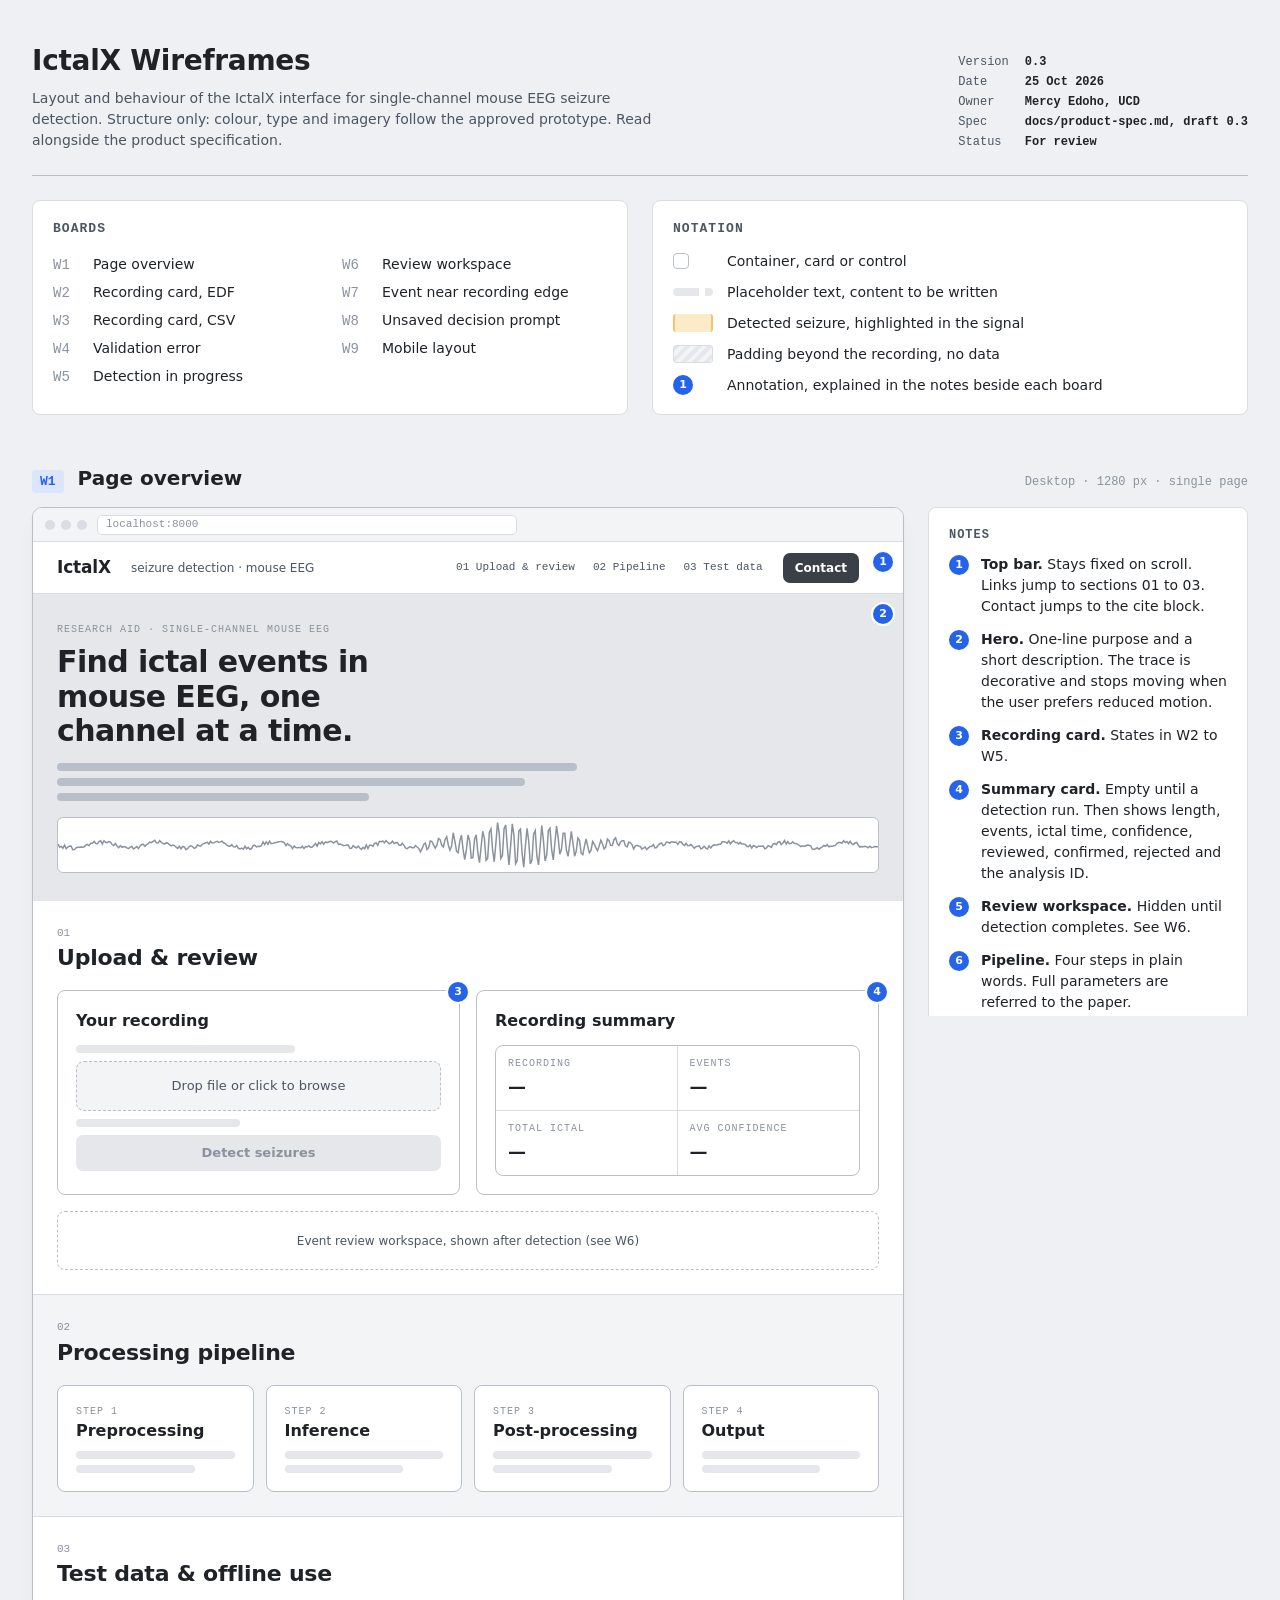
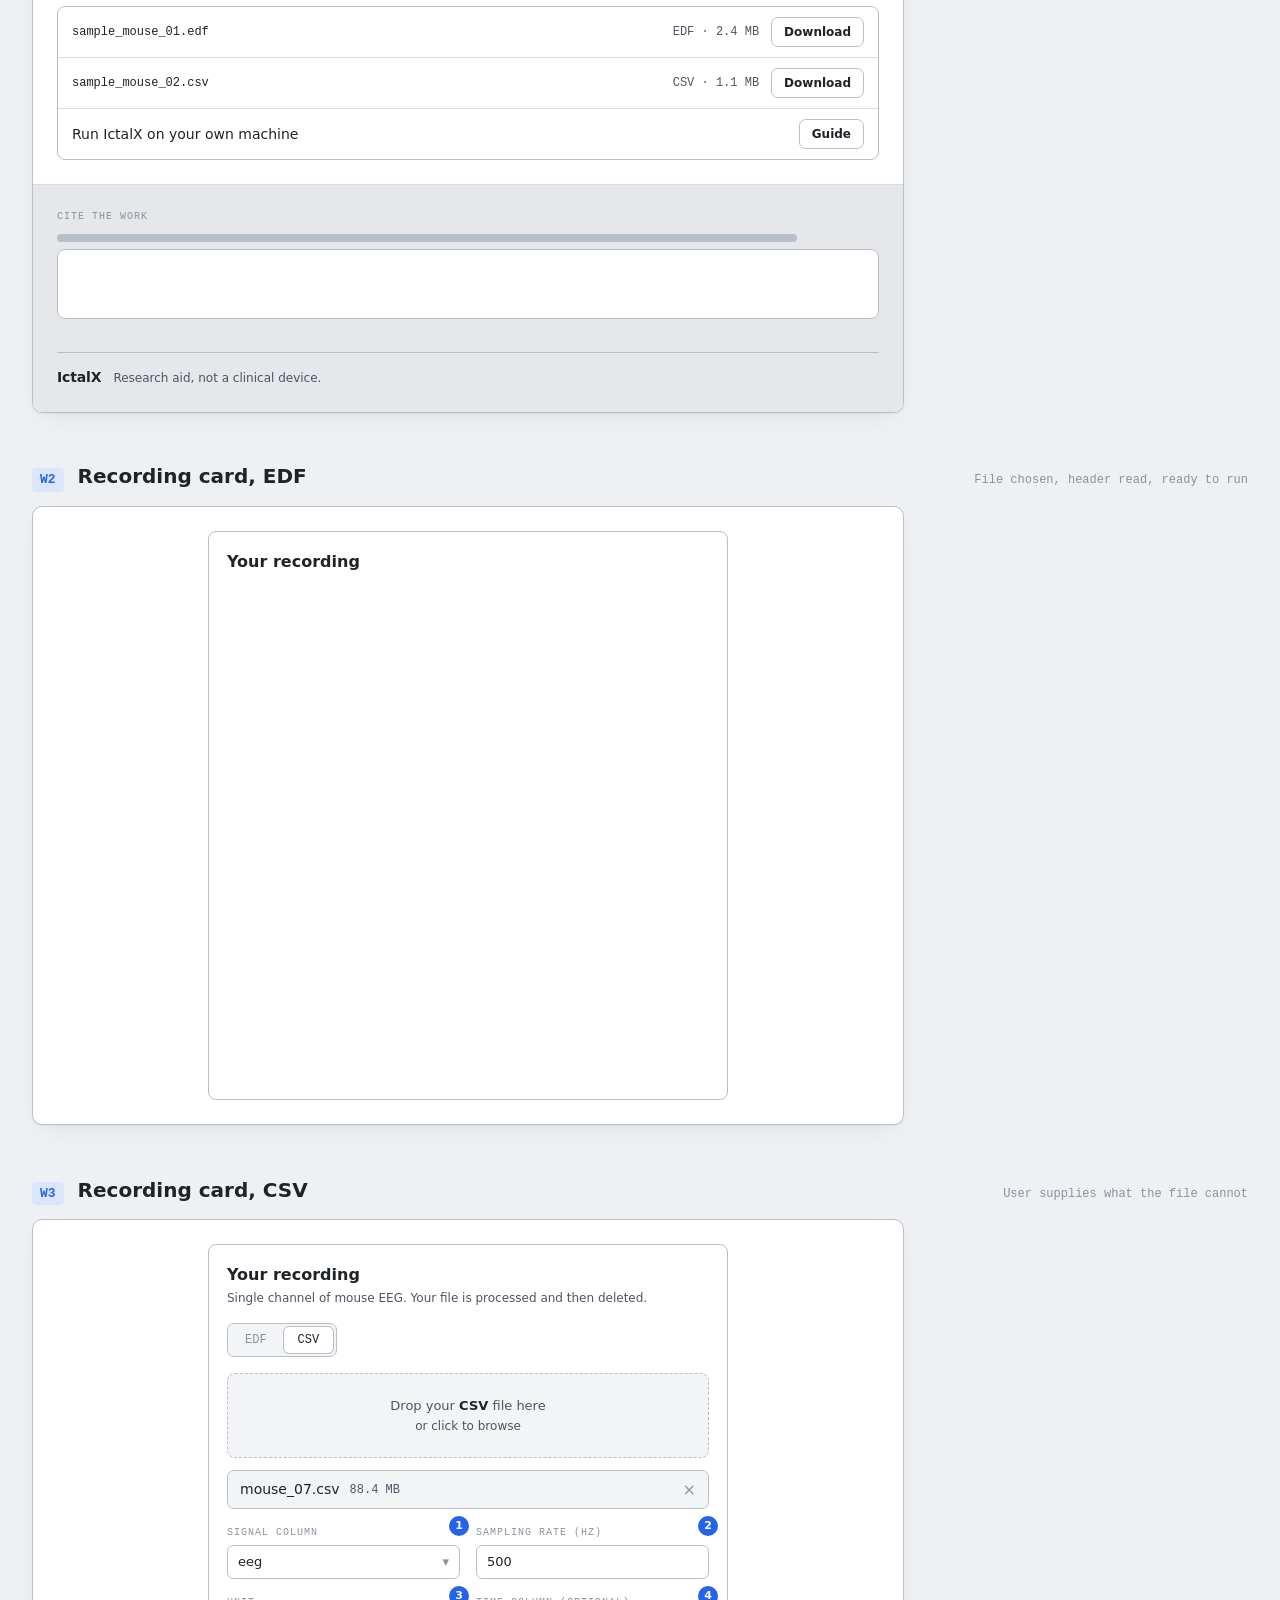
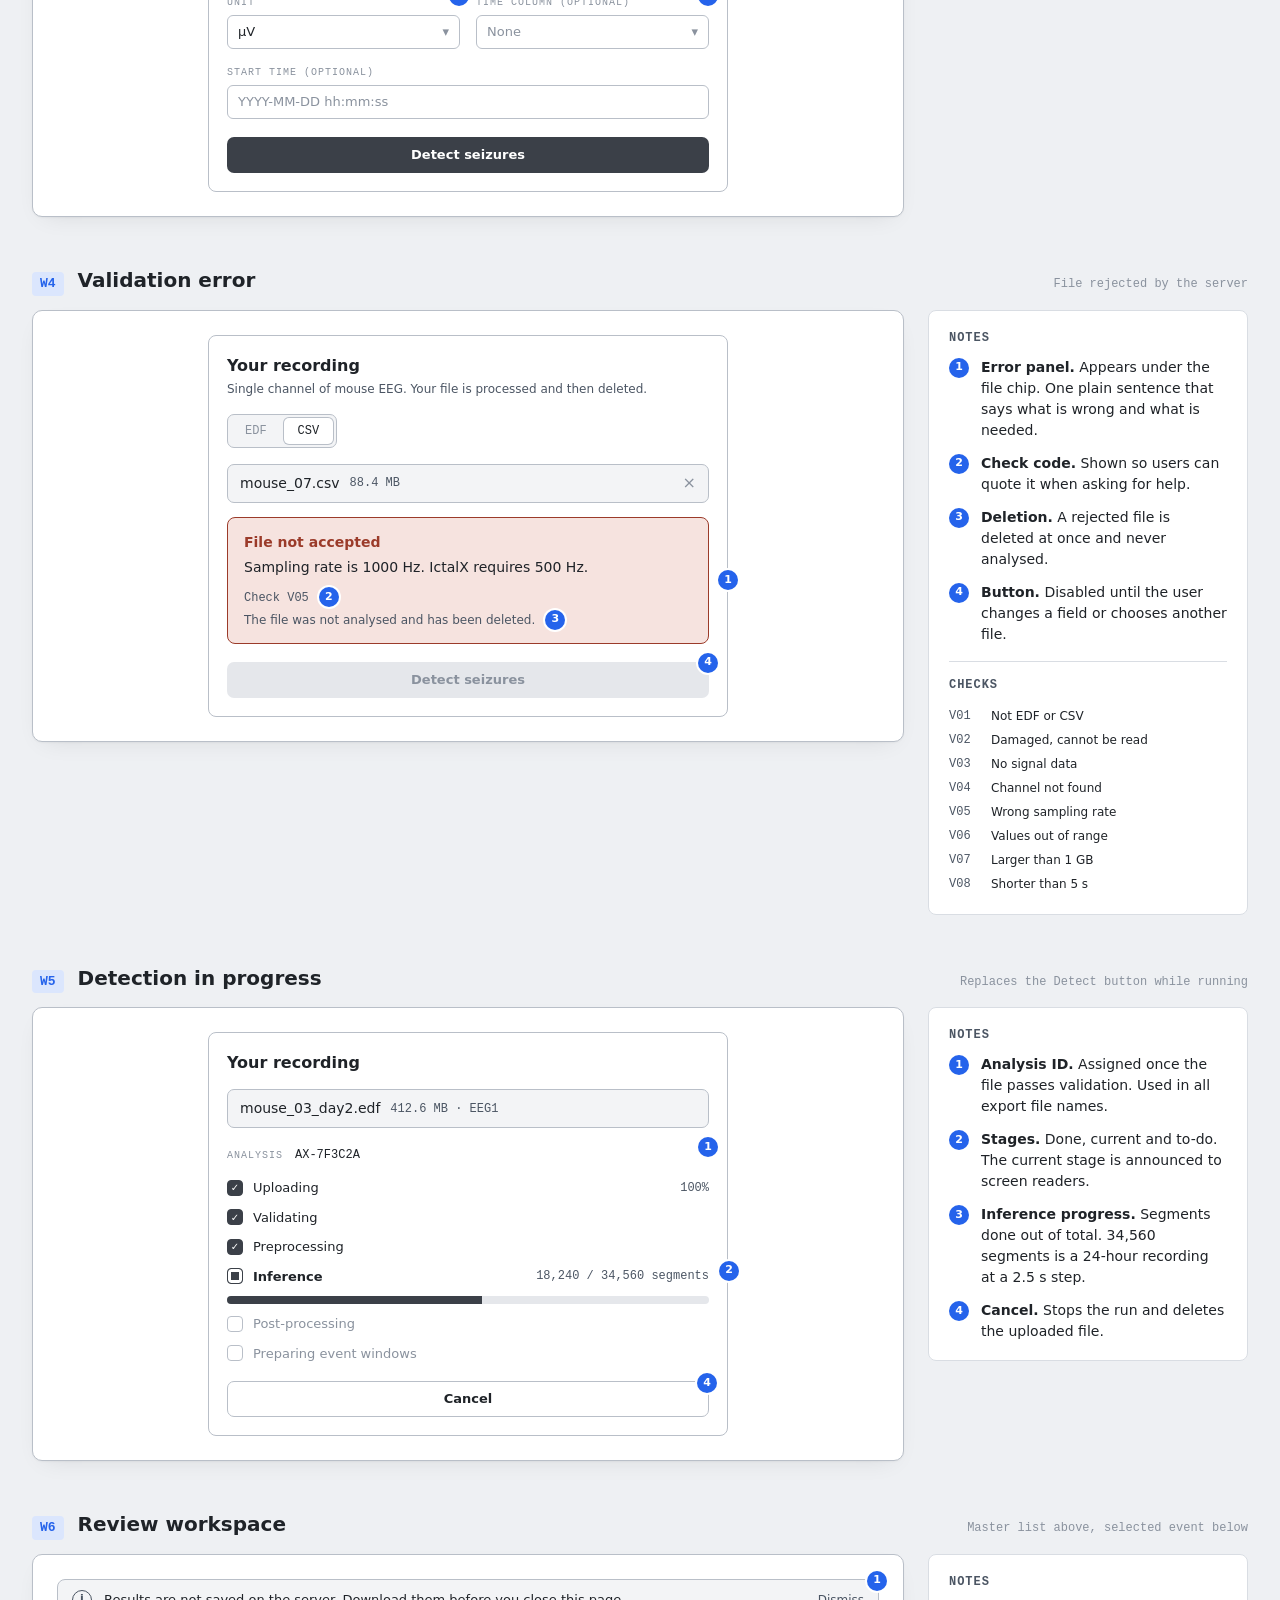
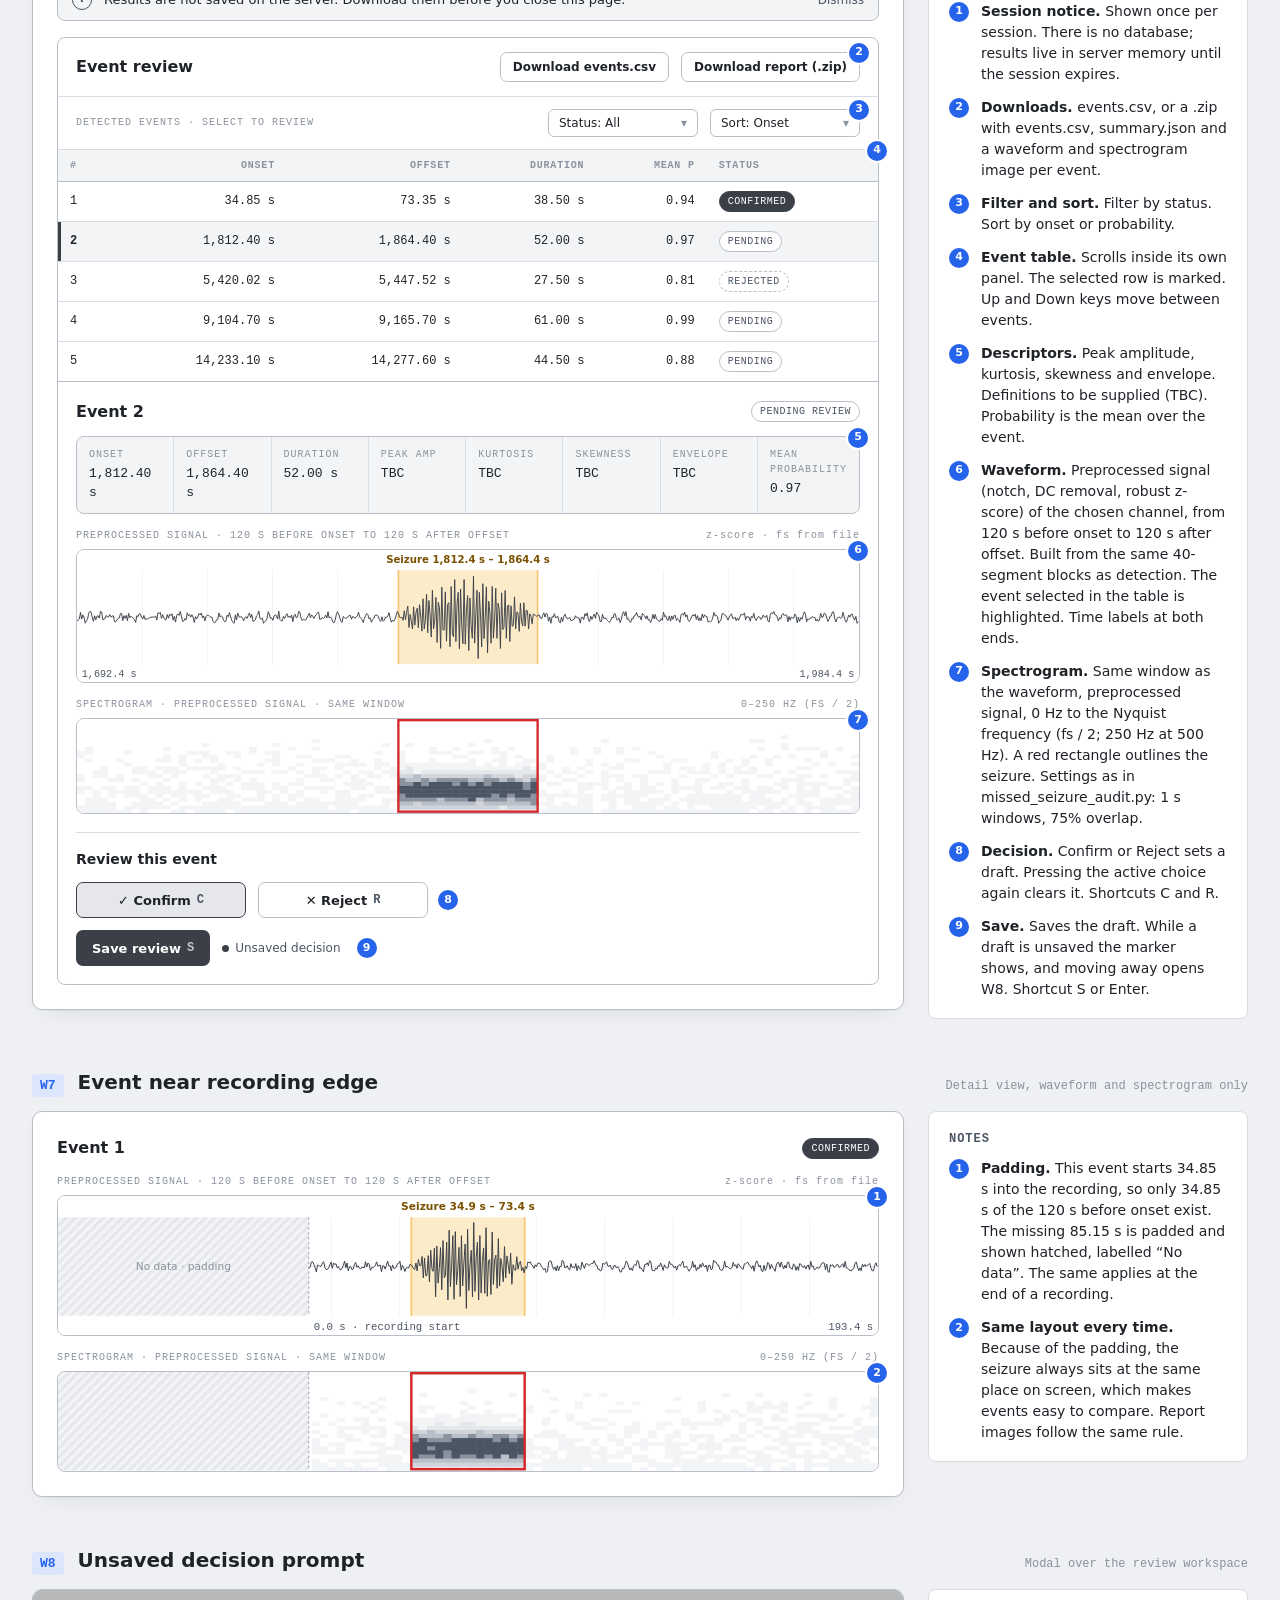
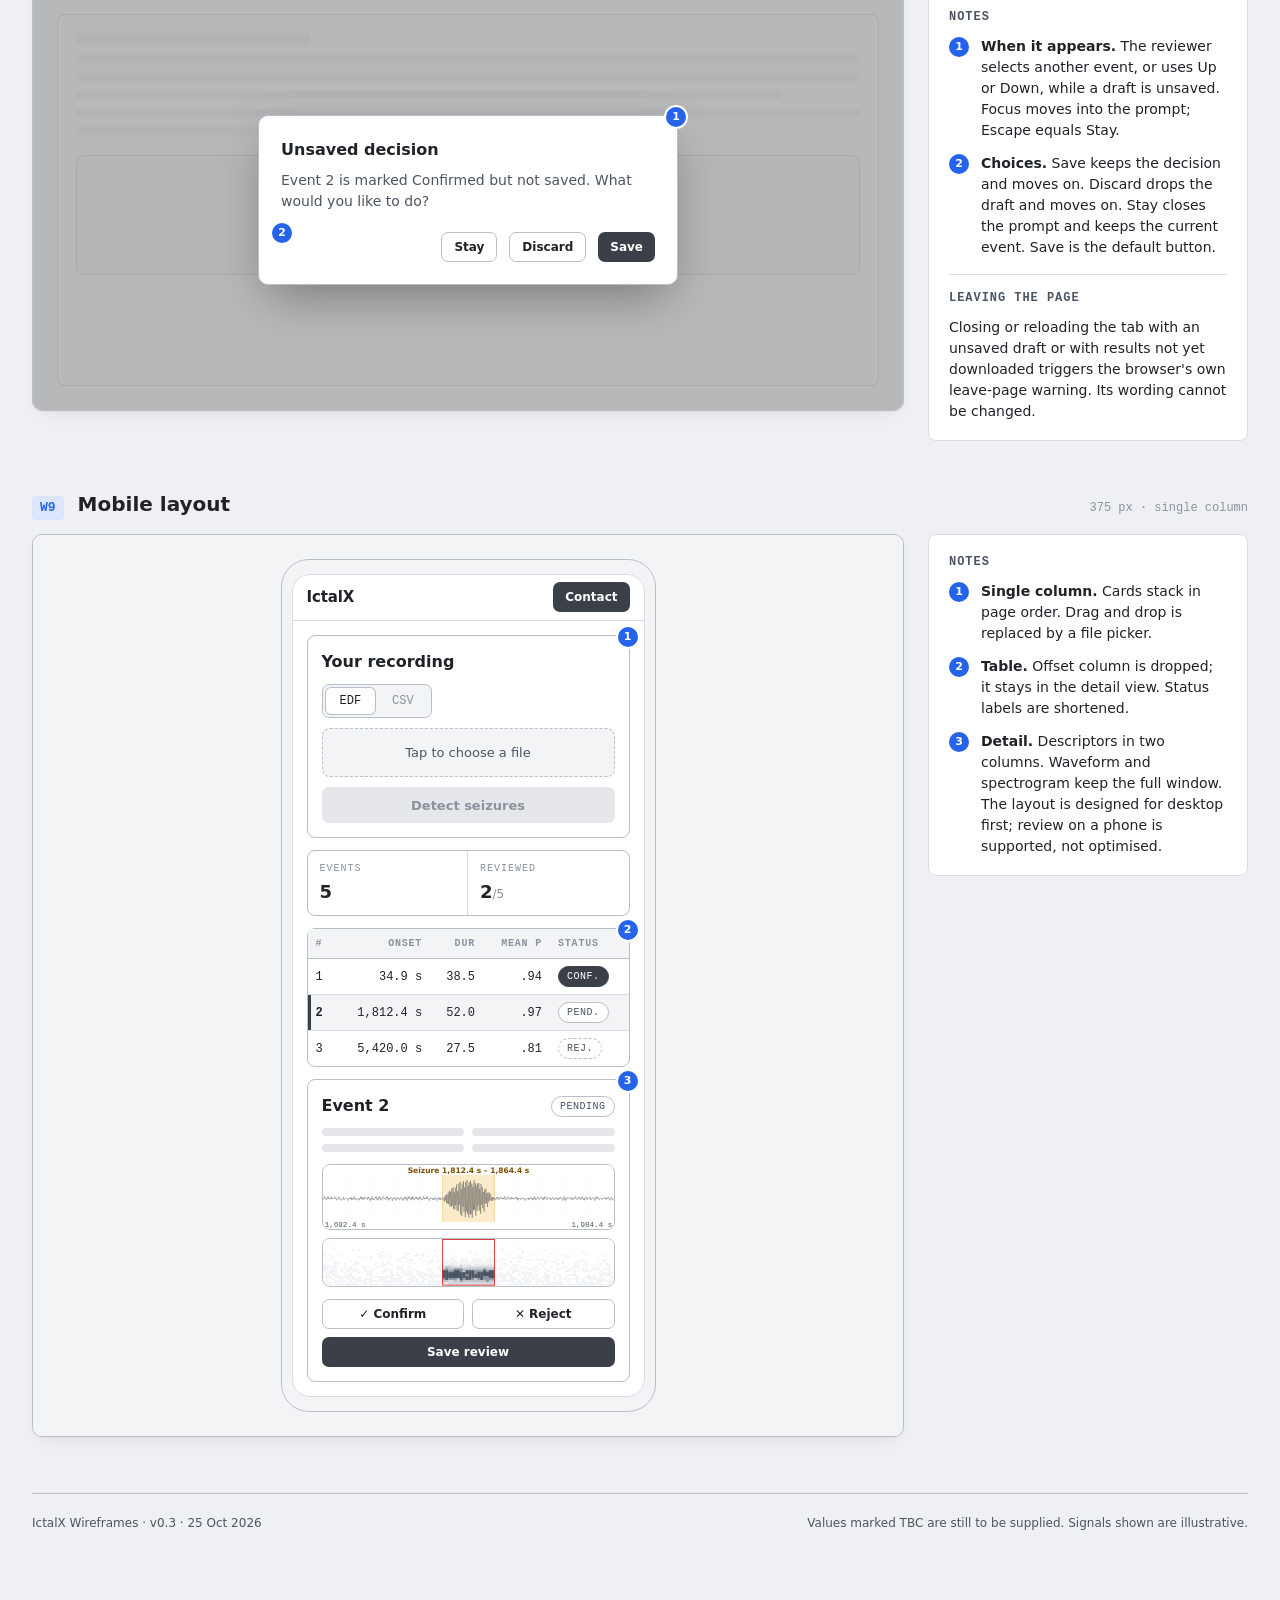
<file: docs/wireframes.html>
<!DOCTYPE html>
<html lang="en">
<head>
<meta charset="UTF-8">
<meta name="viewport" content="width=device-width, initial-scale=1.0">
<title>IctalX Wireframes</title>
<style>
:root{
  --bg:#EEF0F3;
  --paper:#FFFFFF;
  --ink:#1F2328;
  --ink-2:#4B5563;
  --ink-3:#8A929E;
  --line:#B9BFC8;
  --line-2:#D9DDE3;
  --fill:#F3F4F6;
  --fill-2:#E5E7EB;
  --dark:#3B4048;
  --pin:#2563EB;
  --pin-soft:#DBE6FD;
  --seiz:#F5C46B;
  --seiz-soft:#FCEBC8;
  --err:#9B3B2A;
  --err-soft:#F6E3DF;
  --sans:"Segoe UI",system-ui,-apple-system,"Helvetica Neue",Arial,sans-serif;
  --mono:"Cascadia Mono","Consolas",ui-monospace,monospace;
}
*{box-sizing:border-box}
html,body{margin:0}
body{background:var(--bg); color:var(--ink); font-family:var(--sans); font-size:14px; line-height:1.5;}
.doc{max-width:1360px; margin:0 auto; padding:40px 32px 80px;}

/* ---------- Document header ---------- */
.doc-head{display:grid; grid-template-columns:1fr auto; gap:24px; align-items:end; padding-bottom:24px; border-bottom:1px solid var(--line);}
.doc-head h1{margin:0; font-size:28px; font-weight:600; letter-spacing:-.01em;}
.doc-head p{margin:6px 0 0; color:var(--ink-2); max-width:70ch;}
.meta{display:grid; grid-template-columns:auto auto; gap:2px 16px; font-family:var(--mono); font-size:12px; color:var(--ink-2);}
.meta b{color:var(--ink); font-weight:600;}

.intro{display:grid; grid-template-columns:1fr 1fr; gap:24px; margin:24px 0 40px;}
.panel{background:var(--paper); border:1px solid var(--line-2); border-radius:8px; padding:18px 20px;}
.panel h2{margin:0 0 12px; font-size:13px; font-family:var(--mono); font-weight:600; letter-spacing:.08em; text-transform:uppercase; color:var(--ink-2);}
.index{margin:0; padding:0; list-style:none; columns:2; column-gap:24px;}
.index li{padding:3px 0; break-inside:avoid;}
.index a{color:var(--ink); text-decoration:none;}
.index a:hover{color:var(--pin);}
.index .id{font-family:var(--mono); color:var(--ink-3); display:inline-block; width:40px;}
.legend{display:grid; grid-template-columns:auto 1fr; gap:10px 14px; align-items:center;}
.sw{width:40px; height:18px; border-radius:3px;}
.sw.box{border:1.5px solid var(--line); background:var(--paper);}
.sw.ph{background:repeating-linear-gradient(90deg,var(--fill-2) 0 26px,transparent 26px 32px); height:8px; border-radius:4px;}
.sw.seiz{background:var(--seiz-soft); border-left:2px solid var(--seiz); border-right:2px solid var(--seiz);}
.sw.pad{background:repeating-linear-gradient(135deg,var(--fill-2) 0 4px,var(--fill) 4px 8px); border:1px solid var(--line-2);}
.sw.pinsw{display:flex; align-items:center;}
.sw.pinsw span{width:20px; height:20px; border-radius:50%; background:var(--pin); color:#fff; font-size:11px; font-weight:700; display:flex; align-items:center; justify-content:center;}

/* ---------- Boards ---------- */
.board{margin-top:48px; break-before:page;}
.board-head{display:flex; align-items:baseline; gap:14px; margin-bottom:14px;}
.board-head .bid{font-family:var(--mono); font-size:13px; font-weight:600; color:var(--pin); background:var(--pin-soft); padding:2px 8px; border-radius:4px;}
.board-head h2{margin:0; font-size:20px; font-weight:600;}
.board-head .ctx{margin-left:auto; font-family:var(--mono); font-size:12px; color:var(--ink-3);}
.board-body{display:grid; grid-template-columns:minmax(0,1fr) 320px; gap:24px; align-items:start;}

.notes{background:var(--paper); border:1px solid var(--line-2); border-radius:8px; padding:18px 20px; position:sticky; top:16px;}
.notes h3{margin:0 0 10px; font-size:12px; font-family:var(--mono); font-weight:600; letter-spacing:.08em; text-transform:uppercase; color:var(--ink-2);}
.notes ol{margin:0; padding:0; list-style:none; counter-reset:n;}
.notes li{counter-increment:n; position:relative; padding:0 0 12px 32px;}
.notes li:last-child{padding-bottom:0;}
.notes li::before{content:counter(n); position:absolute; left:0; top:1px; width:20px; height:20px; border-radius:50%; background:var(--pin); color:#fff; font-size:11px; font-weight:700; display:flex; align-items:center; justify-content:center;}
.notes li b{font-weight:600;}
.notes .sub{margin-top:16px; padding-top:14px; border-top:1px solid var(--line-2);}
.notes table{width:100%; border-collapse:collapse; font-size:12px;}
.notes td{padding:3px 0; vertical-align:top;}
.notes td:first-child{font-family:var(--mono); color:var(--ink-2); width:42px;}

/* ---------- Screen frame ---------- */
.screen{background:var(--paper); border:1px solid var(--line); border-radius:10px; overflow:hidden; box-shadow:0 1px 2px rgba(0,0,0,.04),0 8px 24px -12px rgba(0,0,0,.12);}
.chrome{display:flex; align-items:center; gap:10px; height:34px; padding:0 12px; background:var(--fill); border-bottom:1px solid var(--line-2);}
.dots{display:flex; gap:6px;}
.dots i{width:10px; height:10px; border-radius:50%; background:var(--line-2); display:block;}
.url{flex:1; max-width:420px; height:20px; border-radius:5px; background:var(--paper); border:1px solid var(--line-2); font-family:var(--mono); font-size:11px; color:var(--ink-3); display:flex; align-items:center; padding:0 8px;}
.canvas{padding:24px;}
.canvas.flush{padding:0;}

/* ---------- Pins ---------- */
[data-pin]{position:relative;}
[data-pin]::after{content:attr(data-pin); position:absolute; top:-9px; right:-9px; width:20px; height:20px; border-radius:50%; background:var(--pin); color:#fff; font-family:var(--sans); font-size:11px; font-weight:700; display:flex; align-items:center; justify-content:center; box-shadow:0 0 0 2px var(--paper); z-index:5;}
[data-pin-l]::after{right:auto; left:-9px;}
.pin-in::after{top:10px; right:10px;}
.pin-out::after{top:50%; right:-30px; transform:translateY(-50%);}

/* ---------- Wireframe primitives ---------- */
.wf{border:1.5px solid var(--line); border-radius:8px; background:var(--paper);}
.wf.pad{padding:18px;}
.wf.fill{background:var(--fill);}
.wf.dash{border-style:dashed;}
.row{display:flex; gap:12px; align-items:center;}
.col{display:flex; flex-direction:column; gap:12px;}
.grid2{display:grid; grid-template-columns:1fr 1fr; gap:16px;}
.grid4{display:grid; grid-template-columns:repeat(4,1fr); gap:12px;}
.sp{flex:1;}
.t-cap{font-family:var(--mono); font-size:10px; letter-spacing:.1em; text-transform:uppercase; color:var(--ink-3);}
.t-h{font-size:16px; font-weight:600;}
.t-h2{font-size:22px; font-weight:600; letter-spacing:-.01em;}
.t-h1{font-size:30px; font-weight:600; letter-spacing:-.02em; line-height:1.15;}
.t-s{font-size:12px; color:var(--ink-2);}
.t-m{font-family:var(--mono); font-size:12px;}
.ph{height:8px; border-radius:4px; background:var(--fill-2);}
.ph.w90{width:90%}.ph.w75{width:75%}.ph.w60{width:60%}.ph.w45{width:45%}.ph.w30{width:30%}
.ph.dk{background:var(--line);}
.ph.tall{height:12px;}

.btn{display:inline-flex; align-items:center; justify-content:center; gap:6px; height:36px; padding:0 16px; border-radius:7px; background:var(--dark); color:#fff; font-size:13px; font-weight:600; white-space:nowrap;}
.btn.block{display:flex; width:100%;}
.btn.ghost{background:var(--paper); color:var(--ink); border:1.5px solid var(--line);}
.btn.off{background:var(--fill-2); color:var(--ink-3);}
.btn.sm{height:30px; padding:0 12px; font-size:12px;}
.btn.sel{background:var(--fill-2); color:var(--ink); border:1.5px solid var(--dark);}

.seg{display:inline-flex; border:1.5px solid var(--line); border-radius:7px; padding:3px; gap:3px; background:var(--fill);}
.seg span{padding:4px 14px; border-radius:5px; font-family:var(--mono); font-size:12px; color:var(--ink-3);}
.seg span.on{background:var(--paper); color:var(--ink); box-shadow:0 0 0 1px var(--line);}

.field{display:flex; flex-direction:column; gap:5px;}
.inp{height:34px; border:1.5px solid var(--line); border-radius:6px; padding:0 10px; display:flex; align-items:center; font-size:13px; color:var(--ink); background:var(--paper);}
.inp.ro{background:var(--fill); color:var(--ink-2); border-style:dashed;}
.inp.dd::after{content:"\25BE"; margin-left:auto; color:var(--ink-3);}
.inp.empty{color:var(--ink-3);}

.drop{border:1.5px dashed var(--line); border-radius:8px; background:var(--fill); padding:22px; text-align:center; color:var(--ink-2); font-size:13px;}
.drop b{color:var(--ink);}
.chip{display:flex; align-items:center; gap:10px; border:1.5px solid var(--line); border-radius:7px; padding:8px 12px; background:var(--fill);}
.chip .x{margin-left:auto; color:var(--ink-3); font-size:16px; line-height:1;}

.stat{display:grid; grid-template-columns:1fr 1fr; border:1.5px solid var(--line); border-radius:8px; overflow:hidden;}
.stat > div{padding:10px 12px; border-right:1px solid var(--line-2); border-bottom:1px solid var(--line-2);}
.stat > div:nth-child(2n){border-right:0;}
.stat > div:nth-last-child(-n+2){border-bottom:0;}
.stat .v{font-size:18px; font-weight:600; margin-top:2px;}
.stat .v small{font-size:12px; color:var(--ink-3); font-weight:400;}

.tbl{width:100%; border-collapse:collapse; font-family:var(--mono); font-size:12px;}
.tbl th{text-align:left; font-weight:600; font-size:10px; letter-spacing:.08em; text-transform:uppercase; color:var(--ink-3); background:var(--fill); padding:8px 12px; border-bottom:1px solid var(--line);}
.tbl td{padding:9px 12px; border-bottom:1px solid var(--line-2);}
.tbl tr:last-child td{border-bottom:0;}
.tbl tr.sel td{background:var(--fill);}
.tbl tr.sel td:first-child{box-shadow:inset 3px 0 0 var(--dark); font-weight:600;}
.tbl .num{text-align:right;}

.pill{display:inline-block; font-family:var(--mono); font-size:10px; letter-spacing:.05em; text-transform:uppercase; padding:2px 8px; border-radius:999px; border:1.5px solid var(--line); color:var(--ink-2); background:var(--paper); white-space:nowrap;}
.pill.solid{background:var(--dark); border-color:var(--dark); color:#fff;}
.pill.out{border-style:dashed;}

.feat{display:grid; grid-template-columns:repeat(8,1fr); gap:0; border:1.5px solid var(--line); border-radius:8px; background:var(--fill);}
.feat > div{padding:10px 12px; border-right:1px solid var(--line-2);}
.feat > div:last-child{border-right:0;}
.feat .v{font-family:var(--mono); font-size:13px; margin-top:2px;}

.viz{border:1.5px solid var(--line); border-radius:8px; background:var(--paper);}
.viz svg{display:block; width:100%; height:auto; border-radius:7px; overflow:hidden;}
.vizcap{display:flex; justify-content:space-between; margin:14px 0 6px;}

.alert{border:1.5px solid var(--err); background:var(--err-soft); border-radius:8px; padding:14px 16px;}
.alert .t{color:var(--err); font-weight:600;}
.notice{display:flex; align-items:center; gap:12px; border:1.5px solid var(--line); background:var(--fill); border-radius:8px; padding:10px 14px; font-size:13px;}
.notice .ic{width:20px; height:20px; border-radius:50%; border:1.5px solid var(--ink-2); display:flex; align-items:center; justify-content:center; font-size:11px; font-weight:700; color:var(--ink-2); flex:none;}

.steps{display:flex; flex-direction:column; gap:10px;}
.step{display:flex; align-items:center; gap:10px; font-size:13px;}
.box{width:16px; height:16px; border-radius:4px; border:1.5px solid var(--line); flex:none; display:flex; align-items:center; justify-content:center; font-size:10px; font-weight:700;}
.box.done{background:var(--dark); border-color:var(--dark); color:#fff;}
.box.now{border-color:var(--dark); box-shadow:inset 0 0 0 3px var(--paper); background:var(--dark);}
.step.todo{color:var(--ink-3);}
.bar{height:8px; border-radius:4px; background:var(--fill-2); overflow:hidden;}
.bar i{display:block; height:100%; background:var(--dark);}

.sitebar{display:flex; align-items:center; gap:20px; height:52px; padding:0 24px; border-bottom:1px solid var(--line-2);}
.logo{font-weight:700; font-size:17px; letter-spacing:-.01em;}
.navl{display:flex; gap:18px; margin-left:auto; font-family:var(--mono); font-size:11px; color:var(--ink-2);}
.hero{background:var(--fill-2); padding:28px 24px;}
.sec{padding:24px; border-bottom:1px solid var(--line-2);}
.sec:last-child{border-bottom:0;}
.secnum{font-family:var(--mono); font-size:11px; color:var(--ink-3);}
.trace{height:56px; border:1.5px solid var(--line); border-radius:6px; background:var(--paper); margin-top:16px; overflow:hidden;}
.trace svg{display:block; width:100%; height:100%;}

.modal-wrap{position:relative; height:420px; overflow:hidden;}
.modal-bg{position:absolute; inset:0; padding:24px; filter:grayscale(1); opacity:.35;}
.scrim{position:absolute; inset:0; background:rgba(31,35,40,.32);}
.modal{position:absolute; left:50%; top:50%; transform:translate(-50%,-50%); width:420px; background:var(--paper); border-radius:10px; border:1.5px solid var(--line); box-shadow:0 20px 50px -10px rgba(0,0,0,.35); padding:22px;}

.phone{width:375px; margin:0 auto; border:1.5px solid var(--line); border-radius:28px; padding:14px 10px; background:var(--fill);}
.phone .scr{background:var(--paper); border-radius:18px; overflow:hidden; border:1px solid var(--line-2);}
.phone .tbl th,.phone .tbl td{padding:7px 8px;}

.footnote{margin-top:56px; padding-top:20px; border-top:1px solid var(--line); color:var(--ink-2); font-size:12px; display:flex; justify-content:space-between; gap:24px; flex-wrap:wrap;}

@media (max-width:1100px){
  .board-body{grid-template-columns:1fr;}
  .notes{position:static;}
  .intro{grid-template-columns:1fr;}
}
@media print{
  body{background:#fff;}
  .doc{padding:0;}
  .board{margin-top:0; padding-top:12px;}
  .notes{position:static;}
  .screen{box-shadow:none;}
  @page{size:A3 landscape; margin:12mm;}
}
</style>
</head>
<body>
<div class="doc">

<!-- ======================= DOCUMENT HEADER ======================= -->
<header class="doc-head">
  <div>
    <h1>IctalX Wireframes</h1>
    <p>Layout and behaviour of the IctalX interface for single-channel mouse EEG seizure detection. Structure only: colour, type and imagery follow the approved prototype. Read alongside the product specification.</p>
  </div>
  <div class="meta">
    <span>Version</span><b>0.3</b>
    <span>Date</span><b>25 Oct 2026</b>
    <span>Owner</span><b>Mercy Edoho, UCD</b>
    <span>Spec</span><b>docs/product-spec.md, draft 0.3</b>
    <span>Status</span><b>For review</b>
  </div>
</header>

<div class="intro">
  <section class="panel">
    <h2>Boards</h2>
    <ul class="index">
      <li><a href="#w1"><span class="id">W1</span>Page overview</a></li>
      <li><a href="#w2"><span class="id">W2</span>Recording card, EDF</a></li>
      <li><a href="#w3"><span class="id">W3</span>Recording card, CSV</a></li>
      <li><a href="#w4"><span class="id">W4</span>Validation error</a></li>
      <li><a href="#w5"><span class="id">W5</span>Detection in progress</a></li>
      <li><a href="#w6"><span class="id">W6</span>Review workspace</a></li>
      <li><a href="#w7"><span class="id">W7</span>Event near recording edge</a></li>
      <li><a href="#w8"><span class="id">W8</span>Unsaved decision prompt</a></li>
      <li><a href="#w9"><span class="id">W9</span>Mobile layout</a></li>
    </ul>
  </section>
  <section class="panel">
    <h2>Notation</h2>
    <div class="legend">
      <span class="sw box"></span><span>Container, card or control</span>
      <span class="sw ph"></span><span>Placeholder text, content to be written</span>
      <span class="sw seiz"></span><span>Detected seizure, highlighted in the signal</span>
      <span class="sw pad"></span><span>Padding beyond the recording, no data</span>
      <span class="sw pinsw"><span>1</span></span><span>Annotation, explained in the notes beside each board</span>
    </div>
  </section>
</div>

<!-- ======================= W1 ======================= -->
<section class="board" id="w1">
  <div class="board-head"><span class="bid">W1</span><h2>Page overview</h2><span class="ctx">Desktop · 1280 px · single page</span></div>
  <div class="board-body">
    <div class="screen">
      <div class="chrome"><div class="dots"><i></i><i></i><i></i></div><div class="url">localhost:8000</div></div>
      <div class="canvas flush">
        <div class="sitebar pin-in" data-pin="1" style="padding-right:44px;">
          <span class="logo">IctalX</span><span class="t-s">seizure detection · mouse EEG</span>
          <div class="navl"><span>01 Upload &amp; review</span><span>02 Pipeline</span><span>03 Test data</span></div>
          <span class="btn sm">Contact</span>
        </div>
        <div class="hero pin-in" data-pin="2">
          <div class="t-cap">Research aid · single-channel mouse EEG</div>
          <div class="t-h1" style="margin-top:8px; max-width:16ch;">Find ictal events in mouse EEG, one channel at a time.</div>
          <div class="col" style="gap:7px; margin-top:14px; max-width:520px;"><div class="ph dk"></div><div class="ph dk w90"></div><div class="ph dk w60"></div></div>
          <div class="trace"><svg viewBox="0 0 1000 56" preserveAspectRatio="none" data-trace></svg></div>
        </div>
        <div class="sec">
          <div class="secnum">01</div>
          <div class="t-h2">Upload &amp; review</div>
          <div class="grid2" style="margin-top:16px;">
            <div class="wf pad" data-pin="3">
              <div class="t-h">Your recording</div>
              <div class="col" style="gap:8px; margin-top:12px;"><div class="ph w60"></div><div class="drop" style="padding:14px;">Drop file or click to browse</div><div class="ph w45"></div><div class="btn block off">Detect seizures</div></div>
            </div>
            <div class="wf pad" data-pin="4">
              <div class="t-h">Recording summary</div>
              <div class="stat" style="margin-top:12px;">
                <div><div class="t-cap">Recording</div><div class="v">—</div></div>
                <div><div class="t-cap">Events</div><div class="v">—</div></div>
                <div><div class="t-cap">Total ictal</div><div class="v">—</div></div>
                <div><div class="t-cap">Avg confidence</div><div class="v">—</div></div>
              </div>
            </div>
          </div>
          <div class="wf dash pad" style="margin-top:16px; text-align:center;" data-pin="5"><span class="t-s">Event review workspace, shown after detection (see W6)</span></div>
        </div>
        <div class="sec pin-in" style="background:var(--fill);" data-pin="6">
          <div class="secnum">02</div>
          <div class="t-h2">Processing pipeline</div>
          <div class="grid4" style="margin-top:16px;">
            <div class="wf pad"><div class="t-cap">Step 1</div><div class="t-h">Preprocessing</div><div class="col" style="gap:6px; margin-top:8px;"><div class="ph"></div><div class="ph w75"></div></div></div>
            <div class="wf pad"><div class="t-cap">Step 2</div><div class="t-h">Inference</div><div class="col" style="gap:6px; margin-top:8px;"><div class="ph"></div><div class="ph w75"></div></div></div>
            <div class="wf pad"><div class="t-cap">Step 3</div><div class="t-h">Post-processing</div><div class="col" style="gap:6px; margin-top:8px;"><div class="ph"></div><div class="ph w75"></div></div></div>
            <div class="wf pad"><div class="t-cap">Step 4</div><div class="t-h">Output</div><div class="col" style="gap:6px; margin-top:8px;"><div class="ph"></div><div class="ph w75"></div></div></div>
          </div>
        </div>
        <div class="sec pin-in" data-pin="7">
          <div class="secnum">03</div>
          <div class="t-h2">Test data &amp; offline use</div>
          <div class="wf" style="margin-top:16px;">
            <div class="row" style="padding:10px 14px; border-bottom:1px solid var(--line-2);"><span class="t-m">sample_mouse_01.edf</span><span class="sp"></span><span class="t-s t-m">EDF · 2.4 MB</span><span class="btn ghost sm">Download</span></div>
            <div class="row" style="padding:10px 14px; border-bottom:1px solid var(--line-2);"><span class="t-m">sample_mouse_02.csv</span><span class="sp"></span><span class="t-s t-m">CSV · 1.1 MB</span><span class="btn ghost sm">Download</span></div>
            <div class="row" style="padding:10px 14px;"><span>Run IctalX on your own machine</span><span class="sp"></span><span class="btn ghost sm">Guide</span></div>
          </div>
        </div>
        <div class="sec pin-in" style="background:var(--fill-2);" data-pin="8">
          <div class="t-cap">Cite the work</div>
          <div class="col" style="gap:7px; margin-top:10px;"><div class="ph dk w90"></div><div class="wf" style="height:70px; background:var(--paper);"></div><div class="ph w45"></div></div>
          <div class="row" style="margin-top:18px; padding-top:14px; border-top:1px solid var(--line);"><span class="logo" style="font-size:14px;">IctalX</span><span class="t-s">Research aid, not a clinical device.</span></div>
        </div>
      </div>
    </div>
    <aside class="notes">
      <h3>Notes</h3>
      <ol>
        <li><b>Top bar.</b> Stays fixed on scroll. Links jump to sections 01 to 03. Contact jumps to the cite block.</li>
        <li><b>Hero.</b> One-line purpose and a short description. The trace is decorative and stops moving when the user prefers reduced motion.</li>
        <li><b>Recording card.</b> States in W2 to W5.</li>
        <li><b>Summary card.</b> Empty until a detection run. Then shows length, events, ictal time, confidence, reviewed, confirmed, rejected and the analysis ID.</li>
        <li><b>Review workspace.</b> Hidden until detection completes. See W6.</li>
        <li><b>Pipeline.</b> Four steps in plain words. Full parameters are referred to the paper.</li>
        <li><b>Test data and offline use.</b> Sample files and a guide for running the app locally.</li>
        <li><b>Cite and footer.</b> Citation, BibTeX with copy button, contact, licence and the research-use disclaimer. No edit mode toolbar.</li>
      </ol>
    </aside>
  </div>
</section>

<!-- ======================= W2 ======================= -->
<section class="board" id="w2">
  <div class="board-head"><span class="bid">W2</span><h2>Recording card, EDF</h2><span class="ctx">File chosen, header read, ready to run</span></div>
  <div class="board-body">
    <div class="screen">
      <div class="canvas">
        <div class="wf pad" style="max-width:520px; margin:0 auto;">
          <div class="t-h">Your recording</div>
          <div class="t-s" style="margin-top:2px;" data-pin="2">Single channel of mouse EEG. Your file is processed and then deleted.</div>
          <div style="margin-top:16px;"><span class="seg" data-pin="1"><span class="on">EDF</span><span>CSV</span></span></div>
          <div class="drop" style="margin-top:16px;" data-pin="3">Drop your <b>EDF</b> file here<br><span class="t-s">or click to browse</span></div>
          <div class="chip" style="margin-top:12px;" data-pin="4"><span>mouse_03_day2.edf</span><span class="t-m t-s">412.6 MB</span><span class="x">×</span></div>
          <div class="field" style="margin-top:16px;" data-pin="5">
            <span class="t-cap">Channel</span>
            <span class="inp dd">EEG1</span>
            <span class="t-s">4 channels in file: EEG1, EEG2, EMG, ACC</span>
          </div>
          <div class="grid2" style="margin-top:14px;" data-pin="6">
            <div class="field"><span class="t-cap">Sampling rate</span><span class="inp ro">500 Hz · from file</span></div>
            <div class="field"><span class="t-cap">Unit</span><span class="inp ro">µV · from file</span></div>
            <div class="field" style="grid-column:1/-1;"><span class="t-cap">Start time</span><span class="inp ro">2026-03-02 09:00:00 · from file</span></div>
          </div>
          <div class="btn block" style="margin-top:18px;" data-pin="7">Detect seizures</div>
        </div>
      </div>
    </div>
    <aside class="notes">
      <h3>Notes</h3>
      <ol>
        <li><b>Format switch.</b> EDF or CSV. Switching clears the chosen file and fields.</li>
        <li><b>Privacy line.</b> Exact wording: “Your file is processed and then deleted.”</li>
        <li><b>Drop zone.</b> Drag and drop or click. Accepts .edf in EDF mode. Keyboard: Enter or Space opens the file picker.</li>
        <li><b>File chip.</b> Name, size and remove button.</li>
        <li><b>Channel.</b> Filled from the EDF header, read in the browser. Multi-channel files are accepted; only the chosen channel is analysed. Nothing is uploaded yet.</li>
        <li><b>Header values.</b> Read-only, shown so the user can check them before running.</li>
        <li><b>Detect seizures.</b> Enabled once a file and channel are set. Uploads the file and starts the run (W5).</li>
      </ol>
    </aside>
  </div>
</section>

<!-- ======================= W3 ======================= -->
<section class="board" id="w3">
  <div class="board-head"><span class="bid">W3</span><h2>Recording card, CSV</h2><span class="ctx">User supplies what the file cannot</span></div>
  <div class="board-body">
    <div class="screen">
      <div class="canvas">
        <div class="wf pad" style="max-width:520px; margin:0 auto;">
          <div class="t-h">Your recording</div>
          <div class="t-s" style="margin-top:2px;">Single channel of mouse EEG. Your file is processed and then deleted.</div>
          <div style="margin-top:16px;"><span class="seg"><span>EDF</span><span class="on">CSV</span></span></div>
          <div class="drop" style="margin-top:16px;">Drop your <b>CSV</b> file here<br><span class="t-s">or click to browse</span></div>
          <div class="chip" style="margin-top:12px;"><span>mouse_07.csv</span><span class="t-m t-s">88.4 MB</span><span class="x">×</span></div>
          <div class="grid2" style="margin-top:16px;">
            <div class="field" data-pin="1"><span class="t-cap">Signal column</span><span class="inp dd">eeg</span></div>
            <div class="field" data-pin="2"><span class="t-cap">Sampling rate (Hz)</span><span class="inp">500</span></div>
            <div class="field" data-pin="3"><span class="t-cap">Unit</span><span class="inp dd">µV</span></div>
            <div class="field" data-pin="4"><span class="t-cap">Time column (optional)</span><span class="inp dd empty">None</span></div>
            <div class="field" style="grid-column:1/-1;"><span class="t-cap">Start time (optional)</span><span class="inp empty">YYYY-MM-DD hh:mm:ss</span></div>
          </div>
          <div class="btn block" style="margin-top:18px;">Detect seizures</div>
        </div>
      </div>
    </div>
    <aside class="notes">
      <h3>Notes</h3>
      <ol>
        <li><b>Signal column.</b> Dropdown filled from the CSV header row, read in the browser.</li>
        <li><b>Sampling rate.</b> Required. Default 500 Hz. Must match the model rate (TBC from codebase).</li>
        <li><b>Unit.</b> µV or mV. Converted to the training unit before preprocessing.</li>
        <li><b>Optional fields.</b> Time column must be monotonic and agree with the sampling rate. Start time is used for display and export only.</li>
      </ol>
    </aside>
  </div>
</section>

<!-- ======================= W4 ======================= -->
<section class="board" id="w4">
  <div class="board-head"><span class="bid">W4</span><h2>Validation error</h2><span class="ctx">File rejected by the server</span></div>
  <div class="board-body">
    <div class="screen">
      <div class="canvas">
        <div class="wf pad" style="max-width:520px; margin:0 auto;">
          <div class="t-h">Your recording</div>
          <div class="t-s" style="margin-top:2px;">Single channel of mouse EEG. Your file is processed and then deleted.</div>
          <div style="margin-top:16px;"><span class="seg"><span>EDF</span><span class="on">CSV</span></span></div>
          <div class="chip" style="margin-top:16px;"><span>mouse_07.csv</span><span class="t-m t-s">88.4 MB</span><span class="x">×</span></div>
          <div class="alert pin-out" style="margin-top:14px;" data-pin="1">
            <div class="t">File not accepted</div>
            <div style="margin-top:4px;">Sampling rate is 1000 Hz. IctalX requires 500 Hz.</div>
            <div class="t-s pin-out" style="margin-top:10px; width:max-content;" data-pin="2"><span class="t-m">Check V05</span></div>
            <div class="t-s pin-out" style="margin-top:4px; width:max-content;" data-pin="3">The file was not analysed and has been deleted.</div>
          </div>
          <div class="btn block off" style="margin-top:18px;" data-pin="4">Detect seizures</div>
        </div>
      </div>
    </div>
    <aside class="notes">
      <h3>Notes</h3>
      <ol>
        <li><b>Error panel.</b> Appears under the file chip. One plain sentence that says what is wrong and what is needed.</li>
        <li><b>Check code.</b> Shown so users can quote it when asking for help.</li>
        <li><b>Deletion.</b> A rejected file is deleted at once and never analysed.</li>
        <li><b>Button.</b> Disabled until the user changes a field or chooses another file.</li>
      </ol>
      <div class="sub">
        <h3>Checks</h3>
        <table>
          <tr><td>V01</td><td>Not EDF or CSV</td></tr>
          <tr><td>V02</td><td>Damaged, cannot be read</td></tr>
          <tr><td>V03</td><td>No signal data</td></tr>
          <tr><td>V04</td><td>Channel not found</td></tr>
          <tr><td>V05</td><td>Wrong sampling rate</td></tr>
          <tr><td>V06</td><td>Values out of range</td></tr>
          <tr><td>V07</td><td>Larger than 1 GB</td></tr>
          <tr><td>V08</td><td>Shorter than 5 s</td></tr>
        </table>
      </div>
    </aside>
  </div>
</section>

<!-- ======================= W5 ======================= -->
<section class="board" id="w5">
  <div class="board-head"><span class="bid">W5</span><h2>Detection in progress</h2><span class="ctx">Replaces the Detect button while running</span></div>
  <div class="board-body">
    <div class="screen">
      <div class="canvas">
        <div class="wf pad" style="max-width:520px; margin:0 auto;">
          <div class="t-h">Your recording</div>
          <div class="chip" style="margin-top:14px;"><span>mouse_03_day2.edf</span><span class="t-m t-s">412.6 MB · EEG1</span></div>
          <div class="row" style="margin-top:18px;" data-pin="1"><span class="t-cap">Analysis</span><span class="t-m">AX-7F3C2A</span></div>
          <div class="steps pin-out" style="margin-top:14px;" data-pin="2">
            <div class="step"><span class="box done">✓</span>Uploading<span class="sp"></span><span class="t-m t-s">100%</span></div>
            <div class="step"><span class="box done">✓</span>Validating</div>
            <div class="step"><span class="box done">✓</span>Preprocessing</div>
            <div class="step"><span class="box now"></span><b>Inference</b><span class="sp"></span><span class="t-m t-s">18,240 / 34,560 segments</span></div>
            <div class="bar pin-out" data-pin="3"><i style="width:53%"></i></div>
            <div class="step todo"><span class="box"></span>Post-processing</div>
            <div class="step todo"><span class="box"></span>Preparing event windows</div>
          </div>
          <div class="btn block ghost" style="margin-top:18px;" data-pin="4">Cancel</div>
        </div>
      </div>
    </div>
    <aside class="notes">
      <h3>Notes</h3>
      <ol>
        <li><b>Analysis ID.</b> Assigned once the file passes validation. Used in all export file names.</li>
        <li><b>Stages.</b> Done, current and to-do. The current stage is announced to screen readers.</li>
        <li><b>Inference progress.</b> Segments done out of total. 34,560 segments is a 24-hour recording at a 2.5 s step.</li>
        <li><b>Cancel.</b> Stops the run and deletes the uploaded file.</li>
      </ol>
    </aside>
  </div>
</section>

<!-- ======================= W6 ======================= -->
<section class="board" id="w6">
  <div class="board-head"><span class="bid">W6</span><h2>Review workspace</h2><span class="ctx">Master list above, selected event below</span></div>
  <div class="board-body">
    <div class="screen">
      <div class="canvas">
        <div class="notice" data-pin="1"><span class="ic">i</span><span>Results are not saved on the server. Download them before you close this page.</span><span class="sp"></span><span class="t-s">Dismiss</span></div>

        <div class="wf" style="margin-top:16px;">
          <div class="row" style="padding:14px 18px; border-bottom:1px solid var(--line-2);">
            <span class="t-h">Event review</span>
            <span class="sp"></span>
            <span class="row" data-pin="2"><span class="btn ghost sm">Download events.csv</span><span class="btn ghost sm">Download report (.zip)</span></span>
          </div>

          <div class="row" style="padding:12px 18px;">
            <span class="t-cap">Detected events · select to review</span>
            <span class="sp"></span>
            <span class="row" data-pin="3"><span class="inp dd" style="height:28px; font-size:12px; width:150px;">Status: All</span><span class="inp dd" style="height:28px; font-size:12px; width:150px;">Sort: Onset</span></span>
          </div>
          <div data-pin="4" style="border-top:1px solid var(--line-2); border-bottom:1px solid var(--line);">
            <table class="tbl">
              <thead><tr><th>#</th><th class="num">Onset</th><th class="num">Offset</th><th class="num">Duration</th><th class="num">Mean p</th><th>Status</th></tr></thead>
              <tbody>
                <tr><td>1</td><td class="num">34.85 s</td><td class="num">73.35 s</td><td class="num">38.50 s</td><td class="num">0.94</td><td><span class="pill solid">Confirmed</span></td></tr>
                <tr class="sel"><td>2</td><td class="num">1,812.40 s</td><td class="num">1,864.40 s</td><td class="num">52.00 s</td><td class="num">0.97</td><td><span class="pill">Pending</span></td></tr>
                <tr><td>3</td><td class="num">5,420.02 s</td><td class="num">5,447.52 s</td><td class="num">27.50 s</td><td class="num">0.81</td><td><span class="pill out">Rejected</span></td></tr>
                <tr><td>4</td><td class="num">9,104.70 s</td><td class="num">9,165.70 s</td><td class="num">61.00 s</td><td class="num">0.99</td><td><span class="pill">Pending</span></td></tr>
                <tr><td>5</td><td class="num">14,233.10 s</td><td class="num">14,277.60 s</td><td class="num">44.50 s</td><td class="num">0.88</td><td><span class="pill">Pending</span></td></tr>
              </tbody>
            </table>
          </div>

          <div style="padding:18px;">
            <div class="row"><span class="t-h">Event 2</span><span class="sp"></span><span class="pill">Pending review</span></div>
            <div class="feat" style="margin-top:12px;" data-pin="5">
              <div><div class="t-cap">Onset</div><div class="v">1,812.40 s</div></div>
              <div><div class="t-cap">Offset</div><div class="v">1,864.40 s</div></div>
              <div><div class="t-cap">Duration</div><div class="v">52.00 s</div></div>
              <div><div class="t-cap">Peak amp</div><div class="v">TBC</div></div>
              <div><div class="t-cap">Kurtosis</div><div class="v">TBC</div></div>
              <div><div class="t-cap">Skewness</div><div class="v">TBC</div></div>
              <div><div class="t-cap">Envelope</div><div class="v">TBC</div></div>
              <div><div class="t-cap">Mean probability</div><div class="v">0.97</div></div>
            </div>

            <div class="vizcap"><span class="t-cap">Preprocessed signal · 120 s before onset to 120 s after offset</span><span class="t-cap" style="text-transform:none;">z-score · fs from file</span></div>
            <div class="viz" data-pin="6"><svg data-wave='{"start":1692.4,"onset":1812.4,"offset":1864.4,"end":1984.4,"rec0":0}' viewBox="0 0 1000 170"></svg></div>

            <div class="vizcap"><span class="t-cap">Spectrogram · preprocessed signal · same window</span><span class="t-cap">0–250 Hz (fs / 2)</span></div>
            <div class="viz" data-pin="7"><svg data-spec='{"start":1692.4,"onset":1812.4,"offset":1864.4,"end":1984.4,"rec0":0}' viewBox="0 0 1000 120"></svg></div>

            <div style="margin-top:18px; padding-top:16px; border-top:1px solid var(--line-2);">
              <div class="t-h" style="font-size:14px;">Review this event</div>
              <div class="row pin-out" style="margin-top:12px; width:max-content;" data-pin="8">
                <span class="btn sel" style="width:170px;">✓ Confirm <span class="t-m t-s">C</span></span>
                <span class="btn ghost" style="width:170px;">✕ Reject <span class="t-m t-s">R</span></span>
              </div>
              <div class="row pin-out" style="margin-top:12px; width:max-content; padding-right:6px;" data-pin="9">
                <span class="btn">Save review <span class="t-m" style="opacity:.7;">S</span></span>
                <span class="row t-s" style="gap:6px;"><span style="width:7px; height:7px; border-radius:50%; background:var(--dark); display:inline-block;"></span>Unsaved decision</span>
              </div>
            </div>
          </div>
        </div>
      </div>
    </div>
    <aside class="notes">
      <h3>Notes</h3>
      <ol>
        <li><b>Session notice.</b> Shown once per session. There is no database; results live in server memory until the session expires.</li>
        <li><b>Downloads.</b> events.csv, or a .zip with events.csv, summary.json and a waveform and spectrogram image per event.</li>
        <li><b>Filter and sort.</b> Filter by status. Sort by onset or probability.</li>
        <li><b>Event table.</b> Scrolls inside its own panel. The selected row is marked. Up and Down keys move between events.</li>
        <li><b>Descriptors.</b> Peak amplitude, kurtosis, skewness and envelope. Definitions to be supplied (TBC). Probability is the mean over the event.</li>
        <li><b>Waveform.</b> Preprocessed signal (notch, DC removal, robust z-score) of the chosen channel, from 120 s before onset to 120 s after offset. Built from the same 40-segment blocks as detection. The event selected in the table is highlighted. Time labels at both ends.</li>
        <li><b>Spectrogram.</b> Same window as the waveform, preprocessed signal, 0 Hz to the Nyquist frequency (fs / 2; 250 Hz at 500 Hz). A red rectangle outlines the seizure. Settings as in missed_seizure_audit.py: 1 s windows, 75% overlap.</li>
        <li><b>Decision.</b> Confirm or Reject sets a draft. Pressing the active choice again clears it. Shortcuts C and R.</li>
        <li><b>Save.</b> Saves the draft. While a draft is unsaved the marker shows, and moving away opens W8. Shortcut S or Enter.</li>
      </ol>
    </aside>
  </div>
</section>

<!-- ======================= W7 ======================= -->
<section class="board" id="w7">
  <div class="board-head"><span class="bid">W7</span><h2>Event near recording edge</h2><span class="ctx">Detail view, waveform and spectrogram only</span></div>
  <div class="board-body">
    <div class="screen">
      <div class="canvas">
        <div class="row"><span class="t-h">Event 1</span><span class="sp"></span><span class="pill solid">Confirmed</span></div>
        <div class="vizcap"><span class="t-cap">Preprocessed signal · 120 s before onset to 120 s after offset</span><span class="t-cap" style="text-transform:none;">z-score · fs from file</span></div>
        <div class="viz" data-pin="1"><svg data-wave='{"start":-85.15,"onset":34.85,"offset":73.35,"end":193.35,"rec0":0}' viewBox="0 0 1000 170"></svg></div>
        <div class="vizcap"><span class="t-cap">Spectrogram · preprocessed signal · same window</span><span class="t-cap">0–250 Hz (fs / 2)</span></div>
        <div class="viz" data-pin="2"><svg data-spec='{"start":-85.15,"onset":34.85,"offset":73.35,"end":193.35,"rec0":0}' viewBox="0 0 1000 120"></svg></div>
      </div>
    </div>
    <aside class="notes">
      <h3>Notes</h3>
      <ol>
        <li><b>Padding.</b> This event starts 34.85 s into the recording, so only 34.85 s of the 120 s before onset exist. The missing 85.15 s is padded and shown hatched, labelled “No data”. The same applies at the end of a recording.</li>
        <li><b>Same layout every time.</b> Because of the padding, the seizure always sits at the same place on screen, which makes events easy to compare. Report images follow the same rule.</li>
      </ol>
    </aside>
  </div>
</section>

<!-- ======================= W8 ======================= -->
<section class="board" id="w8">
  <div class="board-head"><span class="bid">W8</span><h2>Unsaved decision prompt</h2><span class="ctx">Modal over the review workspace</span></div>
  <div class="board-body">
    <div class="screen">
      <div class="canvas flush">
        <div class="modal-wrap">
          <div class="modal-bg">
            <div class="wf" style="height:100%; padding:18px;">
              <div class="col" style="gap:10px;"><div class="ph tall w30"></div><div class="ph"></div><div class="ph"></div><div class="ph w90"></div><div class="ph"></div><div class="ph w75"></div></div>
              <div class="wf fill" style="height:120px; margin-top:20px;"></div>
            </div>
          </div>
          <div class="scrim"></div>
          <div class="modal" data-pin="1">
            <div class="t-h">Unsaved decision</div>
            <p style="margin:8px 0 0; color:var(--ink-2);">Event 2 is marked Confirmed but not saved. What would you like to do?</p>
            <div class="row" style="margin-top:20px; justify-content:flex-end;" data-pin="2" data-pin-l>
              <span class="btn ghost sm">Stay</span>
              <span class="btn ghost sm">Discard</span>
              <span class="btn sm">Save</span>
            </div>
          </div>
        </div>
      </div>
    </div>
    <aside class="notes">
      <h3>Notes</h3>
      <ol>
        <li><b>When it appears.</b> The reviewer selects another event, or uses Up or Down, while a draft is unsaved. Focus moves into the prompt; Escape equals Stay.</li>
        <li><b>Choices.</b> Save keeps the decision and moves on. Discard drops the draft and moves on. Stay closes the prompt and keeps the current event. Save is the default button.</li>
      </ol>
      <div class="sub">
        <h3>Leaving the page</h3>
        <p style="margin:0;">Closing or reloading the tab with an unsaved draft or with results not yet downloaded triggers the browser's own leave-page warning. Its wording cannot be changed.</p>
      </div>
    </aside>
  </div>
</section>

<!-- ======================= W9 ======================= -->
<section class="board" id="w9">
  <div class="board-head"><span class="bid">W9</span><h2>Mobile layout</h2><span class="ctx">375 px · single column</span></div>
  <div class="board-body">
    <div class="screen">
      <div class="canvas" style="background:var(--fill);">
        <div class="phone">
          <div class="scr">
            <div class="sitebar" style="padding:0 14px; height:46px;"><span class="logo" style="font-size:15px;">IctalX</span><span class="sp"></span><span class="btn sm">Contact</span></div>
            <div style="padding:14px;" class="col">
              <div class="wf pad" style="padding:14px;" data-pin="1">
                <div class="t-h">Your recording</div>
                <div style="margin-top:10px;"><span class="seg"><span class="on">EDF</span><span>CSV</span></span></div>
                <div class="drop" style="margin-top:10px; padding:14px;">Tap to choose a file</div>
                <div class="btn block off" style="margin-top:10px;">Detect seizures</div>
              </div>
              <div class="stat">
                <div><div class="t-cap">Events</div><div class="v">5</div></div>
                <div><div class="t-cap">Reviewed</div><div class="v">2<small>/5</small></div></div>
              </div>
              <div class="wf" data-pin="2">
                <table class="tbl">
                  <thead><tr><th>#</th><th class="num">Onset</th><th class="num">Dur</th><th class="num">Mean p</th><th>Status</th></tr></thead>
                  <tbody>
                    <tr><td>1</td><td class="num">34.9 s</td><td class="num">38.5</td><td class="num">.94</td><td><span class="pill solid">Conf.</span></td></tr>
                    <tr class="sel"><td>2</td><td class="num">1,812.4 s</td><td class="num">52.0</td><td class="num">.97</td><td><span class="pill">Pend.</span></td></tr>
                    <tr><td>3</td><td class="num">5,420.0 s</td><td class="num">27.5</td><td class="num">.81</td><td><span class="pill out">Rej.</span></td></tr>
                  </tbody>
                </table>
              </div>
              <div class="wf pad" style="padding:14px;" data-pin="3">
                <div class="row"><span class="t-h">Event 2</span><span class="sp"></span><span class="pill">Pending</span></div>
                <div class="grid2" style="gap:8px; margin-top:10px;"><div class="ph"></div><div class="ph"></div><div class="ph"></div><div class="ph"></div></div>
                <div class="viz" style="margin-top:12px;"><svg data-wave='{"start":1692.4,"onset":1812.4,"offset":1864.4,"end":1984.4,"rec0":0,"compact":true}' viewBox="0 0 1000 220"></svg></div>
                <div class="viz" style="margin-top:8px;"><svg data-spec='{"start":1692.4,"onset":1812.4,"offset":1864.4,"end":1984.4,"rec0":0,"compact":true}' viewBox="0 0 1000 160"></svg></div>
                <div class="grid2" style="gap:8px; margin-top:12px;"><span class="btn ghost sm">✓ Confirm</span><span class="btn ghost sm">✕ Reject</span></div>
                <div class="btn block sm" style="margin-top:8px;">Save review</div>
              </div>
            </div>
          </div>
        </div>
      </div>
    </div>
    <aside class="notes">
      <h3>Notes</h3>
      <ol>
        <li><b>Single column.</b> Cards stack in page order. Drag and drop is replaced by a file picker.</li>
        <li><b>Table.</b> Offset column is dropped; it stays in the detail view. Status labels are shortened.</li>
        <li><b>Detail.</b> Descriptors in two columns. Waveform and spectrogram keep the full window. The layout is designed for desktop first; review on a phone is supported, not optimised.</li>
      </ol>
    </aside>
  </div>
</section>

<footer class="footnote">
  <span>IctalX Wireframes · v0.3 · 25 Oct 2026</span>
  <span>Values marked TBC are still to be supplied. Signals shown are illustrative.</span>
</footer>

</div>

<script>
"use strict";
(function(){
  var NS = "http://www.w3.org/2000/svg";
  function el(name, attrs, parent){
    var e = document.createElementNS(NS, name);
    for (var k in attrs) e.setAttribute(k, attrs[k]);
    if (parent) parent.appendChild(e);
    return e;
  }
  function rand(seed){
    var s = seed >>> 0;
    return function(){ s = (s * 1664525 + 1013904223) >>> 0; return s / 4294967296; };
  }
  function fmt(t){
    var v = Math.round(t * 10) / 10;
    return v.toLocaleString("en-GB", {minimumFractionDigits:1, maximumFractionDigits:1}) + " s";
  }
  function hatch(svg){
    var defs = el("defs", {}, svg);
    var p = el("pattern", {id:"hatch" + Math.random().toString(36).slice(2,7), width:"8", height:"8", patternUnits:"userSpaceOnUse", patternTransform:"rotate(45)"}, defs);
    el("rect", {width:"8", height:"8", fill:"#F3F4F6"}, p);
    el("rect", {width:"4", height:"8", fill:"#E5E7EB"}, p);
    return "url(#" + p.id + ")";
  }

  /* Hero trace */
  document.querySelectorAll("svg[data-trace]").forEach(function(svg){
    var d = "", r = rand(7);
    for (var x = 0; x <= 1000; x += 2){
      var c = Math.abs(x - 560), env = Math.exp(-(c * c) / (2 * 60 * 60));
      var y = 28 + Math.sin(x * 0.09) * 3 + (r() - 0.5) * 4 + env * Math.sin(x * 0.7) * 22;
      d += (x ? "L" : "M") + x + " " + y.toFixed(1);
    }
    el("path", {d:d, fill:"none", stroke:"#8A929E", "stroke-width":"1.5", "vector-effect":"non-scaling-stroke"}, svg);
  });

  /* Waveform */
  document.querySelectorAll("svg[data-wave]").forEach(function(svg, i){
    var o = JSON.parse(svg.getAttribute("data-wave"));
    var vb = svg.viewBox.baseVal, W = vb.width, H = vb.height;
    var top = o.compact ? 34 : 26, bot = H - 24, mid = (top + bot) / 2;
    var span = o.end - o.start, tx = function(t){ return (t - o.start) / span * W; };
    var fs = o.compact ? 26 : 13;
    var fill = hatch(svg);

    el("rect", {x:0, y:0, width:W, height:H, fill:"#FFFFFF"}, svg);
    for (var g = 1; g < 12; g++) el("line", {x1:g * W / 12, x2:g * W / 12, y1:top, y2:bot, stroke:"#EEF0F3", "stroke-width":"1"}, svg);
    el("line", {x1:0, x2:W, y1:mid, y2:mid, stroke:"#E5E7EB", "stroke-width":"1"}, svg);

    var recStart = Math.max(o.start, o.rec0);
    if (o.start < o.rec0){
      var px = tx(o.rec0);
      el("rect", {x:0, y:top, width:px, height:bot - top, fill:fill}, svg);
      el("line", {x1:px, x2:px, y1:top, y2:bot, stroke:"#8A929E", "stroke-width":"1", "stroke-dasharray":"3 3"}, svg);
      var nt = el("text", {x:px / 2, y:mid + 4, "text-anchor":"middle", "font-size":fs, fill:"#8A929E", "font-family":"Segoe UI, system-ui, sans-serif"}, svg);
      nt.textContent = "No data · padding";
      var z = el("text", {x:px + 6, y:H - 7, "font-size":fs, fill:"#4B5563", "font-family":"Consolas, ui-monospace, monospace"}, svg);
      z.textContent = fmt(o.rec0) + " · recording start";
    }

    var sx = tx(o.onset), ex = tx(o.offset);
    el("rect", {x:sx, y:top, width:ex - sx, height:bot - top, fill:"#FCEBC8"}, svg);
    [sx, ex].forEach(function(xp){ el("line", {x1:xp, x2:xp, y1:top, y2:bot, stroke:"#F5C46B", "stroke-width":"2"}, svg); });

    var r = rand(31 + i), d = "", first = true;
    for (var x = Math.ceil(tx(recStart)); x <= W; x += 1.5){
      var t = o.start + x / W * span, y = (r() - 0.5) * 10 + Math.sin(t * 1.7) * 3;
      if (t >= o.onset && t <= o.offset){
        var u = (t - o.onset) / (o.offset - o.onset);
        y += Math.sin(Math.PI * u) * Math.sin(t * 9) * (mid - top - 6) * (0.75 + 0.25 * r());
      }
      d += (first ? "M" : "L") + x.toFixed(1) + " " + (mid - y).toFixed(1);
      first = false;
    }
    el("path", {d:d, fill:"none", stroke:"#3B4048", "stroke-width":"1.2", "stroke-linejoin":"round"}, svg);

    var lab = el("text", {x:Math.min(Math.max((sx + ex) / 2, 140), W - 140), y:top - (o.compact ? 8 : 9), "text-anchor":"middle", "font-size":fs, "font-weight":"600", fill:"#7A5100", "font-family":"Segoe UI, system-ui, sans-serif"}, svg);
    lab.textContent = "Seizure " + fmt(o.onset) + " – " + fmt(o.offset);
    var l1 = o.start < o.rec0 ? null : el("text", {x:6, y:H - 7, "font-size":fs, fill:"#4B5563", "font-family":"Consolas, ui-monospace, monospace"}, svg);
    if (l1) l1.textContent = fmt(o.start);
    var l2 = el("text", {x:W - 6, y:H - 7, "text-anchor":"end", "font-size":fs, fill:"#4B5563", "font-family":"Consolas, ui-monospace, monospace"}, svg);
    l2.textContent = fmt(o.end);
  });

  /* Spectrogram */
  document.querySelectorAll("svg[data-spec]").forEach(function(svg, i){
    var o = JSON.parse(svg.getAttribute("data-spec"));
    var vb = svg.viewBox.baseVal, W = vb.width, H = vb.height;
    var span = o.end - o.start, tx = function(t){ return (t - o.start) / span * W; };
    var cols = 100, rows = 24, cw = W / cols, ch = H / rows, r = rand(91 + i);
    var fill = hatch(svg);
    var shades = ["#FFFFFF","#F3F4F6","#E5E7EB","#D1D5DB","#B9BFC8","#8A929E","#4B5563"];
    for (var c = 0; c < cols; c++){
      var t = o.start + (c + 0.5) / cols * span;
      if (t < o.rec0) continue;
      var inS = t >= o.onset && t <= o.offset;
      for (var k = 0; k < rows; k++){
        var f = k / rows;
        var e = 0.12 * r() + (1 - f) * 0.12;
        if (inS) e += Math.exp(-Math.pow(f - 0.22, 2) / 0.03) * (0.7 + 0.3 * r());
        var idx = Math.min(shades.length - 1, Math.floor(e * shades.length));
        el("rect", {x:(c * cw).toFixed(2), y:(H - (k + 1) * ch).toFixed(2), width:(cw + 0.6).toFixed(2), height:(ch + 0.6).toFixed(2), fill:shades[idx]}, svg);
      }
    }
    if (o.start < o.rec0){
      var px = tx(o.rec0);
      el("rect", {x:0, y:0, width:px, height:H, fill:fill}, svg);
      el("line", {x1:px, x2:px, y1:0, y2:H, stroke:"#8A929E", "stroke-width":"1", "stroke-dasharray":"3 3"}, svg);
    }
    el("rect", {x:tx(o.onset), y:1.5, width:tx(o.offset) - tx(o.onset), height:H - 3, fill:"none", stroke:"#D62828", "stroke-width":"3"}, svg);
  });
})();
</script>
</body>
</html>
</file>
